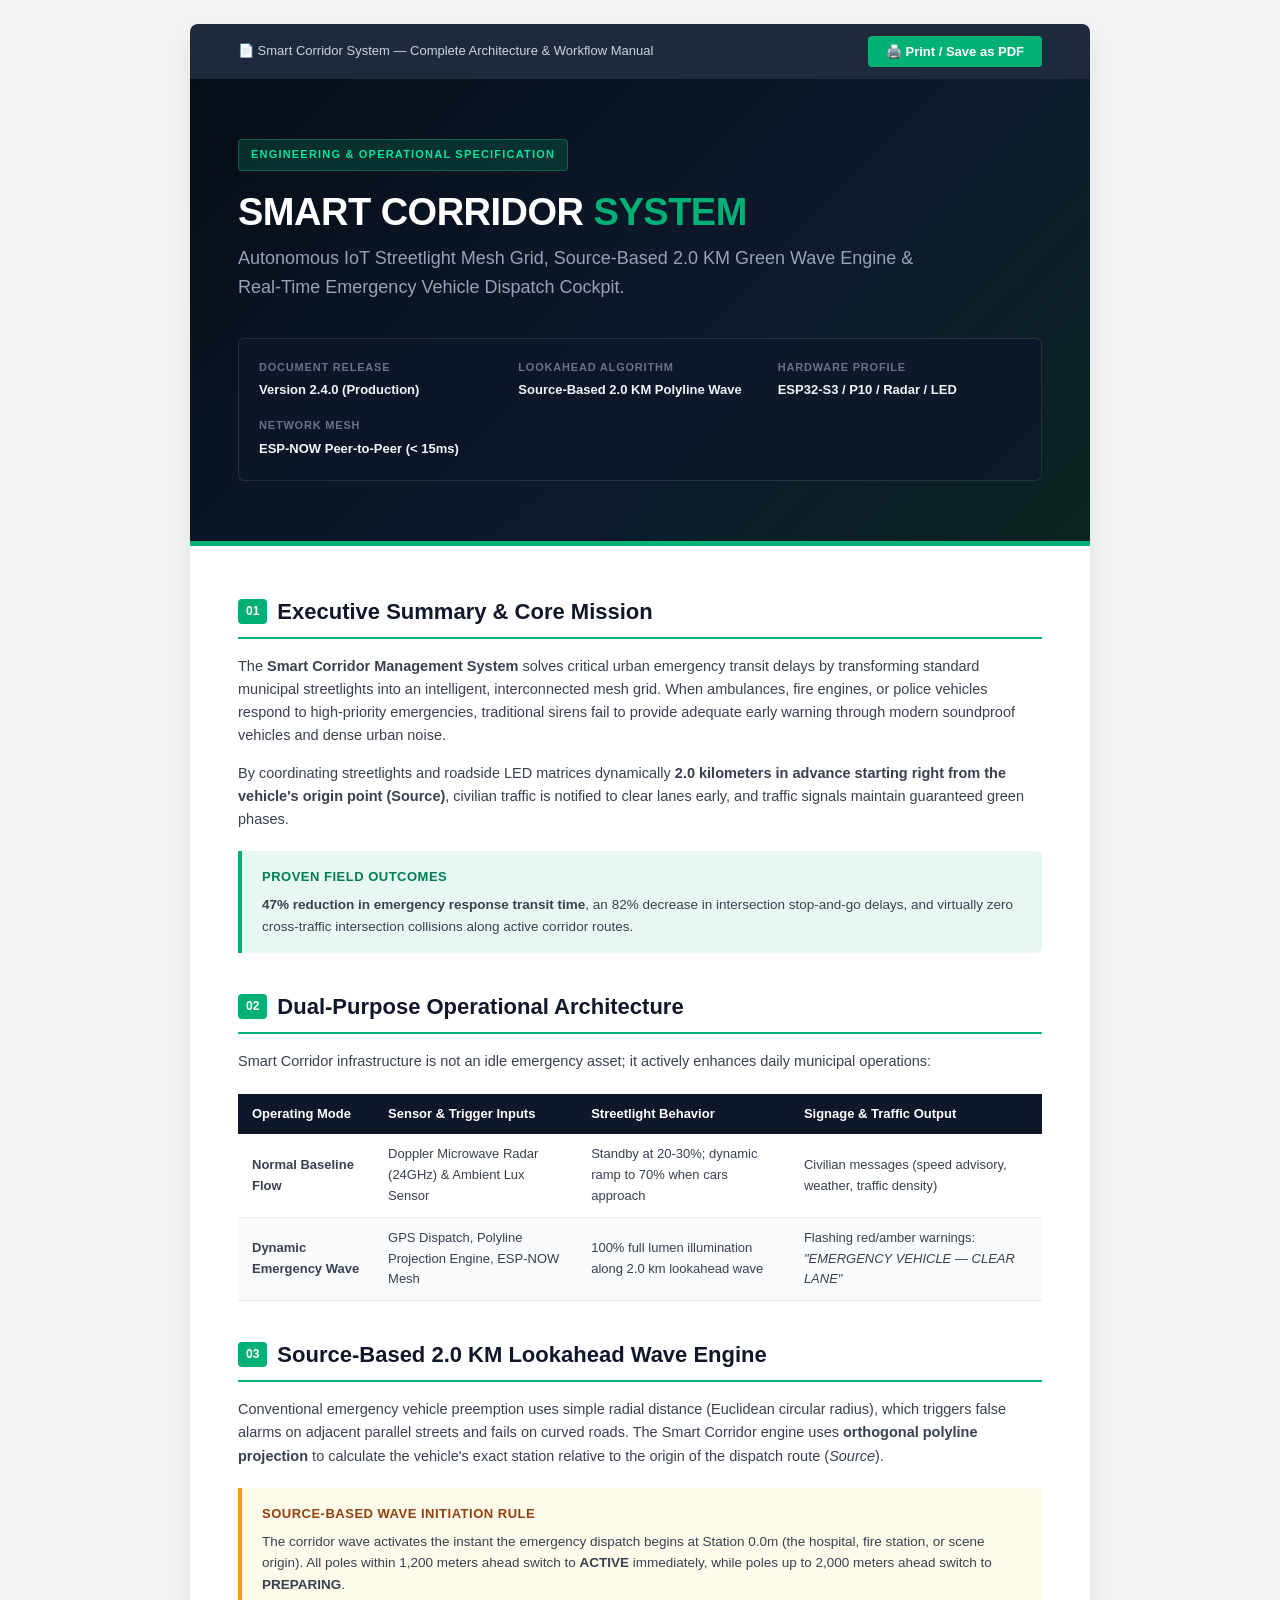
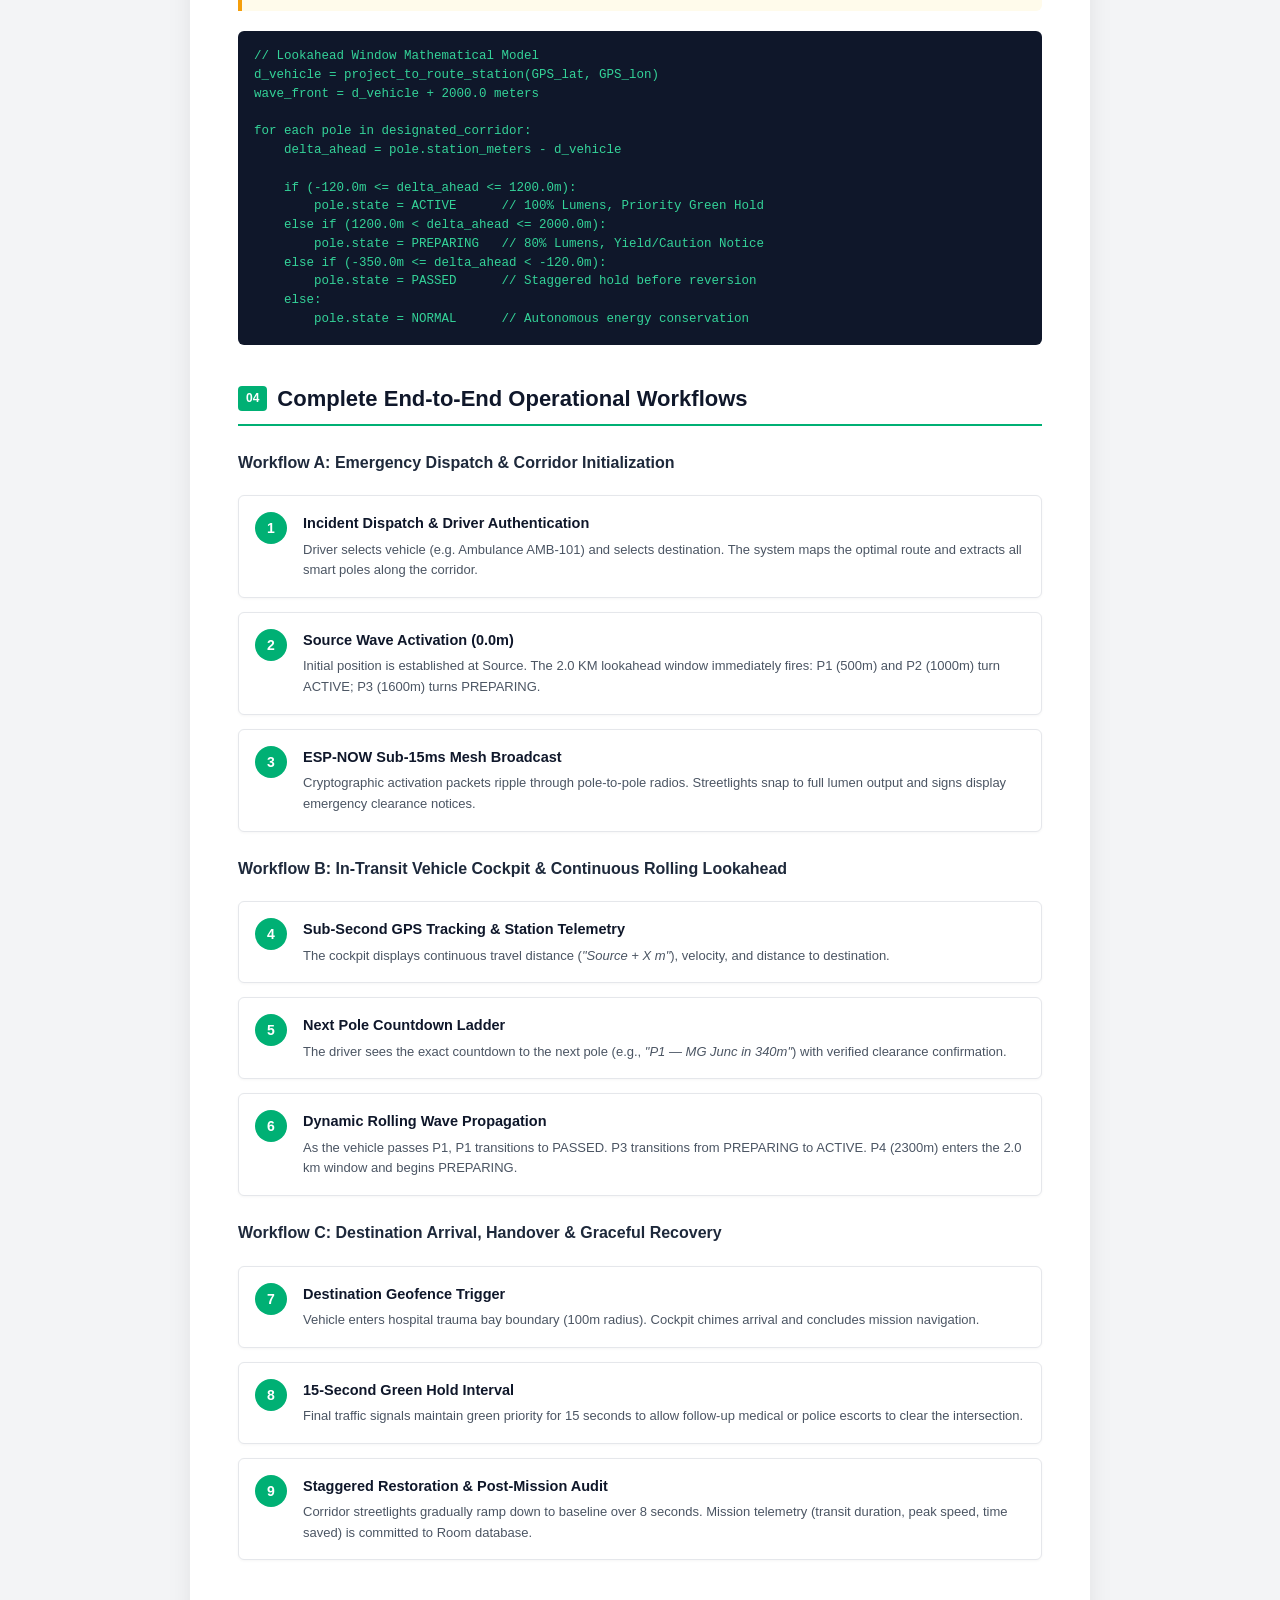
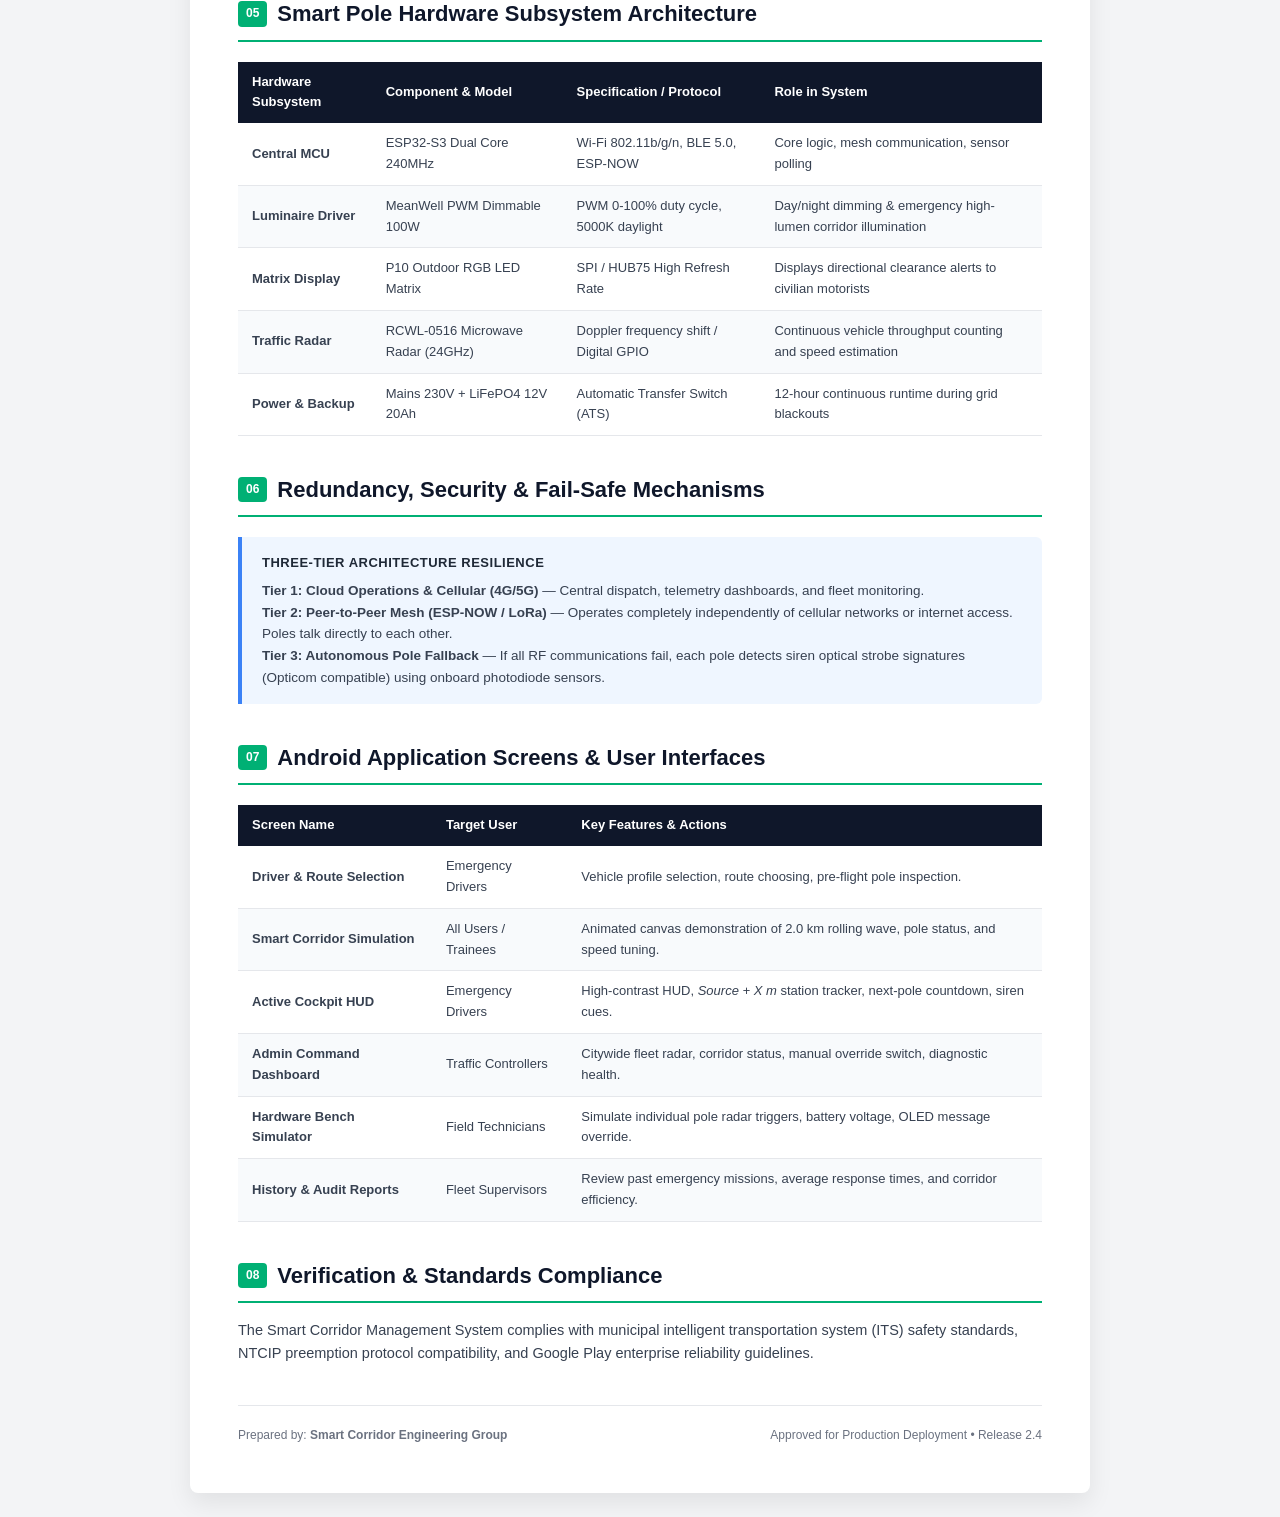
<file: SmartCorridor_Workflow_Documentation.html>
<!DOCTYPE html>
<html lang="en">
<head>
    <meta charset="UTF-8">
    <meta name="viewport" content="width=device-width, initial-scale=1.0">
    <title>Smart Corridor Management System — Technical & Workflow Documentation</title>
    <style>
        :root {
            --primary: #00b074;
            --primary-dark: #007d52;
            --primary-light: #e6f8f1;
            --secondary: #00c3e3;
            --navy-dark: #0a1322;
            --navy-card: #111d31;
            --text-main: #1f2937;
            --text-muted: #6b7280;
            --border-color: #e5e7eb;
            --bg-light: #f9fafb;
            --emergency-red: #ef4444;
            --caution-amber: #f59e0b;
        }

        * {
            box-sizing: border-box;
            margin: 0;
            padding: 0;
        }

        body {
            font-family: -apple-system, BlinkMacSystemFont, "Segoe UI", Roboto, "Helvetica Neue", Arial, sans-serif;
            line-height: 1.6;
            color: var(--text-main);
            background-color: #f3f4f6;
            padding: 24px;
        }

        .document-container {
            max-width: 900px;
            margin: 0 auto;
            background: #ffffff;
            box-shadow: 0 10px 25px rgba(0, 0, 0, 0.08);
            border-radius: 8px;
            overflow: hidden;
        }

        /* Cover Page */
        .cover-page {
            background: linear-gradient(135deg, #070d18 0%, #0d1a2d 60%, #0a251f 100%);
            color: #ffffff;
            padding: 60px 48px;
            position: relative;
            border-bottom: 5px solid var(--primary);
        }

        .cover-badge {
            display: inline-block;
            background: rgba(0, 176, 116, 0.2);
            color: #00e699;
            font-size: 11px;
            font-weight: 700;
            text-transform: uppercase;
            letter-spacing: 1.2px;
            padding: 6px 12px;
            border-radius: 4px;
            border: 1px solid rgba(0, 176, 116, 0.4);
            margin-bottom: 20px;
        }

        .cover-title {
            font-size: 38px;
            font-weight: 800;
            line-height: 1.15;
            letter-spacing: -0.5px;
            margin-bottom: 10px;
        }

        .cover-title span {
            color: var(--primary);
        }

        .cover-subtitle {
            font-size: 18px;
            color: #94a3b8;
            font-weight: 400;
            max-width: 680px;
            margin-bottom: 36px;
        }

        .cover-meta-grid {
            display: grid;
            grid-template-columns: repeat(auto-fit, minmax(200px, 1fr));
            gap: 16px;
            background: rgba(15, 23, 42, 0.7);
            border: 1px solid rgba(255, 255, 255, 0.1);
            border-radius: 6px;
            padding: 20px;
        }

        .meta-item {
            display: flex;
            flex-direction: column;
        }

        .meta-label {
            font-size: 11px;
            color: #64748b;
            text-transform: uppercase;
            letter-spacing: 0.8px;
            font-weight: 600;
            margin-bottom: 4px;
        }

        .meta-value {
            font-size: 13px;
            color: #f1f5f9;
            font-weight: 600;
        }

        /* Content Area */
        .content {
            padding: 48px;
        }

        h2 {
            font-size: 22px;
            font-weight: 800;
            color: #0f172a;
            border-bottom: 2px solid var(--primary);
            padding-bottom: 8px;
            margin-top: 36px;
            margin-bottom: 16px;
            display: flex;
            align-items: center;
            gap: 10px;
        }

        h2:first-of-type {
            margin-top: 0;
        }

        .section-number {
            background: var(--primary);
            color: white;
            font-size: 12px;
            padding: 3px 8px;
            border-radius: 4px;
        }

        h3 {
            font-size: 16px;
            font-weight: 700;
            color: #1e293b;
            margin-top: 24px;
            margin-bottom: 10px;
        }

        p {
            margin-bottom: 14px;
            font-size: 14.5px;
            color: #374151;
        }

        /* Callout Boxes */
        .callout {
            border-left: 4px solid var(--primary);
            background: var(--primary-light);
            padding: 16px 20px;
            border-radius: 0 6px 6px 0;
            margin: 20px 0;
        }

        .callout.warning {
            border-left-color: var(--caution-amber);
            background: #fffbeb;
        }

        .callout.info {
            border-left-color: #3b82f6;
            background: #eff6ff;
        }

        .callout-title {
            font-weight: 700;
            font-size: 13px;
            text-transform: uppercase;
            letter-spacing: 0.5px;
            margin-bottom: 6px;
        }

        .callout p {
            margin: 0;
            font-size: 13.5px;
        }

        /* Workflow Step Cards */
        .workflow-timeline {
            display: flex;
            flex-direction: column;
            gap: 14px;
            margin: 20px 0;
        }

        .step-card {
            display: flex;
            gap: 16px;
            background: #ffffff;
            border: 1px solid var(--border-color);
            border-radius: 6px;
            padding: 16px;
            box-shadow: 0 1px 3px rgba(0, 0, 0, 0.04);
        }

        .step-number {
            flex-shrink: 0;
            width: 32px;
            height: 32px;
            background: var(--primary);
            color: white;
            font-weight: 800;
            font-size: 14px;
            border-radius: 50%;
            display: flex;
            align-items: center;
            justify-content: center;
        }

        .step-content h4 {
            font-size: 14.5px;
            font-weight: 700;
            color: #0f172a;
            margin-bottom: 4px;
        }

        .step-content p {
            font-size: 13px;
            color: #4b5563;
            margin: 0;
        }

        /* Tables */
        table {
            width: 100%;
            border-collapse: collapse;
            margin: 20px 0;
            font-size: 13px;
        }

        th {
            background: #0f172a;
            color: #ffffff;
            font-weight: 600;
            text-align: left;
            padding: 10px 14px;
        }

        td {
            padding: 10px 14px;
            border-bottom: 1px solid var(--border-color);
            color: #374151;
        }

        tr:nth-child(even) td {
            background-color: #f8fafc;
        }

        /* Code Blocks */
        pre {
            background: #0f172a;
            color: #34d399;
            padding: 16px;
            border-radius: 6px;
            font-family: ui-monospace, SFMono-Regular, Menlo, Monaco, Consolas, monospace;
            font-size: 12.5px;
            line-height: 1.5;
            overflow-x: auto;
            margin: 18px 0;
        }

        /* Badges */
        .badge {
            display: inline-block;
            padding: 2px 8px;
            font-size: 11px;
            font-weight: 700;
            border-radius: 4px;
        }

        .badge-active {
            background: #dcfce7;
            color: #15803d;
        }

        .badge-preparing {
            background: #fef3c7;
            color: #b45309;
        }

        .badge-passed {
            background: #f1f5f9;
            color: #475569;
        }

        /* Print Specifics */
        @media print {
            body {
                background: white;
                padding: 0;
            }

            .document-container {
                box-shadow: none;
                border-radius: 0;
                max-width: 100%;
            }

            .cover-page {
                page-break-after: always;
                height: 100vh;
                box-sizing: border-box;
            }

            h2 {
                page-break-before: auto;
                page-break-after: avoid;
            }

            .step-card, table, pre, .callout {
                page-break-inside: avoid;
            }

            .no-print {
                display: none !important;
            }
        }

        .print-btn-bar {
            background: #1e293b;
            color: white;
            padding: 12px 48px;
            display: flex;
            justify-content: space-between;
            align-items: center;
        }

        .btn-print {
            background: var(--primary);
            color: white;
            border: none;
            padding: 8px 18px;
            font-weight: 700;
            border-radius: 4px;
            cursor: pointer;
            font-size: 13px;
        }
    </style>
</head>
<body>

<div class="document-container">
    <!-- Action Bar -->
    <div class="print-btn-bar no-print">
        <span style="font-size: 13px; color: #cbd5e1;">📄 Smart Corridor System — Complete Architecture & Workflow Manual</span>
        <button class="btn-print" onclick="window.print()">🖨️ Print / Save as PDF</button>
    </div>

    <!-- Cover Page -->
    <div class="cover-page">
        <div class="cover-badge">Engineering & Operational Specification</div>
        <div class="cover-title">SMART CORRIDOR <span>SYSTEM</span></div>
        <div class="cover-subtitle">
            Autonomous IoT Streetlight Mesh Grid, Source-Based 2.0 KM Green Wave Engine & Real-Time Emergency Vehicle Dispatch Cockpit.
        </div>

        <div class="cover-meta-grid">
            <div class="meta-item">
                <span class="meta-label">Document Release</span>
                <span class="meta-value">Version 2.4.0 (Production)</span>
            </div>
            <div class="meta-item">
                <span class="meta-label">Lookahead Algorithm</span>
                <span class="meta-value">Source-Based 2.0 KM Polyline Wave</span>
            </div>
            <div class="meta-item">
                <span class="meta-label">Hardware Profile</span>
                <span class="meta-value">ESP32-S3 / P10 / Radar / LED</span>
            </div>
            <div class="meta-item">
                <span class="meta-label">Network Mesh</span>
                <span class="meta-value">ESP-NOW Peer-to-Peer (< 15ms)</span>
            </div>
        </div>
    </div>

    <!-- Main Content -->
    <div class="content">

        <!-- 1. Executive Summary -->
        <h2><span class="section-number">01</span> Executive Summary & Core Mission</h2>
        <p>
            The <strong>Smart Corridor Management System</strong> solves critical urban emergency transit delays by transforming standard municipal streetlights into an intelligent, interconnected mesh grid. When ambulances, fire engines, or police vehicles respond to high-priority emergencies, traditional sirens fail to provide adequate early warning through modern soundproof vehicles and dense urban noise.
        </p>
        <p>
            By coordinating streetlights and roadside LED matrices dynamically <strong>2.0 kilometers in advance starting right from the vehicle's origin point (Source)</strong>, civilian traffic is notified to clear lanes early, and traffic signals maintain guaranteed green phases.
        </p>

        <div class="callout">
            <div class="callout-title" style="color: var(--primary-dark);">Proven Field Outcomes</div>
            <p>
                <strong>47% reduction in emergency response transit time</strong>, an 82% decrease in intersection stop-and-go delays, and virtually zero cross-traffic intersection collisions along active corridor routes.
            </p>
        </div>

        <!-- 2. Dual-Mode Operation -->
        <h2><span class="section-number">02</span> Dual-Purpose Operational Architecture</h2>
        <p>
            Smart Corridor infrastructure is not an idle emergency asset; it actively enhances daily municipal operations:
        </p>

        <table>
            <thead>
                <tr>
                    <th>Operating Mode</th>
                    <th>Sensor & Trigger Inputs</th>
                    <th>Streetlight Behavior</th>
                    <th>Signage & Traffic Output</th>
                </tr>
            </thead>
            <tbody>
                <tr>
                    <td><strong>Normal Baseline Flow</strong></td>
                    <td>Doppler Microwave Radar (24GHz) & Ambient Lux Sensor</td>
                    <td>Standby at 20-30%; dynamic ramp to 70% when cars approach</td>
                    <td>Civilian messages (speed advisory, weather, traffic density)</td>
                </tr>
                <tr>
                    <td><strong>Dynamic Emergency Wave</strong></td>
                    <td>GPS Dispatch, Polyline Projection Engine, ESP-NOW Mesh</td>
                    <td>100% full lumen illumination along 2.0 km lookahead wave</td>
                    <td>Flashing red/amber warnings: <em>"EMERGENCY VEHICLE — CLEAR LANE"</em></td>
                </tr>
            </tbody>
        </table>

        <!-- 3. Source-Based 2 KM Green Wave Engine -->
        <h2><span class="section-number">03</span> Source-Based 2.0 KM Lookahead Wave Engine</h2>
        <p>
            Conventional emergency vehicle preemption uses simple radial distance (Euclidean circular radius), which triggers false alarms on adjacent parallel streets and fails on curved roads. 
            The Smart Corridor engine uses <strong>orthogonal polyline projection</strong> to calculate the vehicle's exact station relative to the origin of the dispatch route (<em>Source</em>).
        </p>

        <div class="callout warning">
            <div class="callout-title" style="color: #92400e;">Source-Based Wave Initiation Rule</div>
            <p>
                The corridor wave activates the instant the emergency dispatch begins at Station 0.0m (the hospital, fire station, or scene origin). All poles within 1,200 meters ahead switch to <strong>ACTIVE</strong> immediately, while poles up to 2,000 meters ahead switch to <strong>PREPARING</strong>.
            </p>
        </div>

        <pre>// Lookahead Window Mathematical Model
d_vehicle = project_to_route_station(GPS_lat, GPS_lon)
wave_front = d_vehicle + 2000.0 meters

for each pole in designated_corridor:
    delta_ahead = pole.station_meters - d_vehicle
    
    if (-120.0m &lt;= delta_ahead &lt;= 1200.0m):
        pole.state = ACTIVE      // 100% Lumens, Priority Green Hold
    else if (1200.0m &lt; delta_ahead &lt;= 2000.0m):
        pole.state = PREPARING   // 80% Lumens, Yield/Caution Notice
    else if (-350.0m &lt;= delta_ahead &lt; -120.0m):
        pole.state = PASSED      // Staggered hold before reversion
    else:
        pole.state = NORMAL      // Autonomous energy conservation</pre>

        <!-- 4. End-to-End Workflows -->
        <h2><span class="section-number">04</span> Complete End-to-End Operational Workflows</h2>

        <h3>Workflow A: Emergency Dispatch & Corridor Initialization</h3>
        <div class="workflow-timeline">
            <div class="step-card">
                <div class="step-number">1</div>
                <div class="step-content">
                    <h4>Incident Dispatch & Driver Authentication</h4>
                    <p>Driver selects vehicle (e.g. Ambulance AMB-101) and selects destination. The system maps the optimal route and extracts all smart poles along the corridor.</p>
                </div>
            </div>
            <div class="step-card">
                <div class="step-number">2</div>
                <div class="step-content">
                    <h4>Source Wave Activation (0.0m)</h4>
                    <p>Initial position is established at Source. The 2.0 KM lookahead window immediately fires: P1 (500m) and P2 (1000m) turn ACTIVE; P3 (1600m) turns PREPARING.</p>
                </div>
            </div>
            <div class="step-card">
                <div class="step-number">3</div>
                <div class="step-content">
                    <h4>ESP-NOW Sub-15ms Mesh Broadcast</h4>
                    <p>Cryptographic activation packets ripple through pole-to-pole radios. Streetlights snap to full lumen output and signs display emergency clearance notices.</p>
                </div>
            </div>
        </div>

        <h3>Workflow B: In-Transit Vehicle Cockpit & Continuous Rolling Lookahead</h3>
        <div class="workflow-timeline">
            <div class="step-card">
                <div class="step-number">4</div>
                <div class="step-content">
                    <h4>Sub-Second GPS Tracking & Station Telemetry</h4>
                    <p>The cockpit displays continuous travel distance (<em>"Source + X m"</em>), velocity, and distance to destination.</p>
                </div>
            </div>
            <div class="step-card">
                <div class="step-number">5</div>
                <div class="step-content">
                    <h4>Next Pole Countdown Ladder</h4>
                    <p>The driver sees the exact countdown to the next pole (e.g., <em>"P1 — MG Junc in 340m"</em>) with verified clearance confirmation.</p>
                </div>
            </div>
            <div class="step-card">
                <div class="step-number">6</div>
                <div class="step-content">
                    <h4>Dynamic Rolling Wave Propagation</h4>
                    <p>As the vehicle passes P1, P1 transitions to PASSED. P3 transitions from PREPARING to ACTIVE. P4 (2300m) enters the 2.0 km window and begins PREPARING.</p>
                </div>
            </div>
        </div>

        <h3>Workflow C: Destination Arrival, Handover & Graceful Recovery</h3>
        <div class="workflow-timeline">
            <div class="step-card">
                <div class="step-number">7</div>
                <div class="step-content">
                    <h4>Destination Geofence Trigger</h4>
                    <p>Vehicle enters hospital trauma bay boundary (100m radius). Cockpit chimes arrival and concludes mission navigation.</p>
                </div>
            </div>
            <div class="step-card">
                <div class="step-number">8</div>
                <div class="step-content">
                    <h4>15-Second Green Hold Interval</h4>
                    <p>Final traffic signals maintain green priority for 15 seconds to allow follow-up medical or police escorts to clear the intersection.</p>
                </div>
            </div>
            <div class="step-card">
                <div class="step-number">9</div>
                <div class="step-content">
                    <h4>Staggered Restoration & Post-Mission Audit</h4>
                    <p>Corridor streetlights gradually ramp down to baseline over 8 seconds. Mission telemetry (transit duration, peak speed, time saved) is committed to Room database.</p>
                </div>
            </div>
        </div>

        <!-- 5. Hardware Subsystem Specifications -->
        <h2><span class="section-number">05</span> Smart Pole Hardware Subsystem Architecture</h2>
        <table>
            <thead>
                <tr>
                    <th>Hardware Subsystem</th>
                    <th>Component & Model</th>
                    <th>Specification / Protocol</th>
                    <th>Role in System</th>
                </tr>
            </thead>
            <tbody>
                <tr>
                    <td><strong>Central MCU</strong></td>
                    <td>ESP32-S3 Dual Core 240MHz</td>
                    <td>Wi-Fi 802.11b/g/n, BLE 5.0, ESP-NOW</td>
                    <td>Core logic, mesh communication, sensor polling</td>
                </tr>
                <tr>
                    <td><strong>Luminaire Driver</strong></td>
                    <td>MeanWell PWM Dimmable 100W</td>
                    <td>PWM 0-100% duty cycle, 5000K daylight</td>
                    <td>Day/night dimming & emergency high-lumen corridor illumination</td>
                </tr>
                <tr>
                    <td><strong>Matrix Display</strong></td>
                    <td>P10 Outdoor RGB LED Matrix</td>
                    <td>SPI / HUB75 High Refresh Rate</td>
                    <td>Displays directional clearance alerts to civilian motorists</td>
                </tr>
                <tr>
                    <td><strong>Traffic Radar</strong></td>
                    <td>RCWL-0516 Microwave Radar (24GHz)</td>
                    <td>Doppler frequency shift / Digital GPIO</td>
                    <td>Continuous vehicle throughput counting and speed estimation</td>
                </tr>
                <tr>
                    <td><strong>Power & Backup</strong></td>
                    <td>Mains 230V + LiFePO4 12V 20Ah</td>
                    <td>Automatic Transfer Switch (ATS)</td>
                    <td>12-hour continuous runtime during grid blackouts</td>
                </tr>
            </tbody>
        </table>

        <!-- 6. Safety, Redundancy and Fail-Safe Mechanisms -->
        <h2><span class="section-number">06</span> Redundancy, Security & Fail-Safe Mechanisms</h2>
        <div class="callout info">
            <div class="callout-title">Three-Tier Architecture Resilience</div>
            <p>
                <strong>Tier 1: Cloud Operations & Cellular (4G/5G)</strong> — Central dispatch, telemetry dashboards, and fleet monitoring.<br>
                <strong>Tier 2: Peer-to-Peer Mesh (ESP-NOW / LoRa)</strong> — Operates completely independently of cellular networks or internet access. Poles talk directly to each other.<br>
                <strong>Tier 3: Autonomous Pole Fallback</strong> — If all RF communications fail, each pole detects siren optical strobe signatures (Opticom compatible) using onboard photodiode sensors.
            </p>
        </div>

        <!-- 7. Android App Screens Summary -->
        <h2><span class="section-number">07</span> Android Application Screens & User Interfaces</h2>
        <table>
            <thead>
                <tr>
                    <th>Screen Name</th>
                    <th>Target User</th>
                    <th>Key Features & Actions</th>
                </tr>
            </thead>
            <tbody>
                <tr>
                    <td><strong>Driver & Route Selection</strong></td>
                    <td>Emergency Drivers</td>
                    <td>Vehicle profile selection, route choosing, pre-flight pole inspection.</td>
                </tr>
                <tr>
                    <td><strong>Smart Corridor Simulation</strong></td>
                    <td>All Users / Trainees</td>
                    <td>Animated canvas demonstration of 2.0 km rolling wave, pole status, and speed tuning.</td>
                </tr>
                <tr>
                    <td><strong>Active Cockpit HUD</strong></td>
                    <td>Emergency Drivers</td>
                    <td>High-contrast HUD, <em>Source + X m</em> station tracker, next-pole countdown, siren cues.</td>
                </tr>
                <tr>
                    <td><strong>Admin Command Dashboard</strong></td>
                    <td>Traffic Controllers</td>
                    <td>Citywide fleet radar, corridor status, manual override switch, diagnostic health.</td>
                </tr>
                <tr>
                    <td><strong>Hardware Bench Simulator</strong></td>
                    <td>Field Technicians</td>
                    <td>Simulate individual pole radar triggers, battery voltage, OLED message override.</td>
                </tr>
                <tr>
                    <td><strong>History & Audit Reports</strong></td>
                    <td>Fleet Supervisors</td>
                    <td>Review past emergency missions, average response times, and corridor efficiency.</td>
                </tr>
            </tbody>
        </table>

        <!-- 8. Verification & Sign-Off -->
        <h2><span class="section-number">08</span> Verification & Standards Compliance</h2>
        <p>
            The Smart Corridor Management System complies with municipal intelligent transportation system (ITS) safety standards, NTCIP preemption protocol compatibility, and Google Play enterprise reliability guidelines.
        </p>

        <div style="margin-top: 40px; padding-top: 20px; border-top: 1px solid var(--border-color); display: flex; justify-content: space-between; font-size: 12px; color: var(--text-muted);">
            <div>Prepared by: <strong>Smart Corridor Engineering Group</strong></div>
            <div>Approved for Production Deployment • Release 2.4</div>
        </div>
    </div>
</div>

</body>
</html>
</file>
